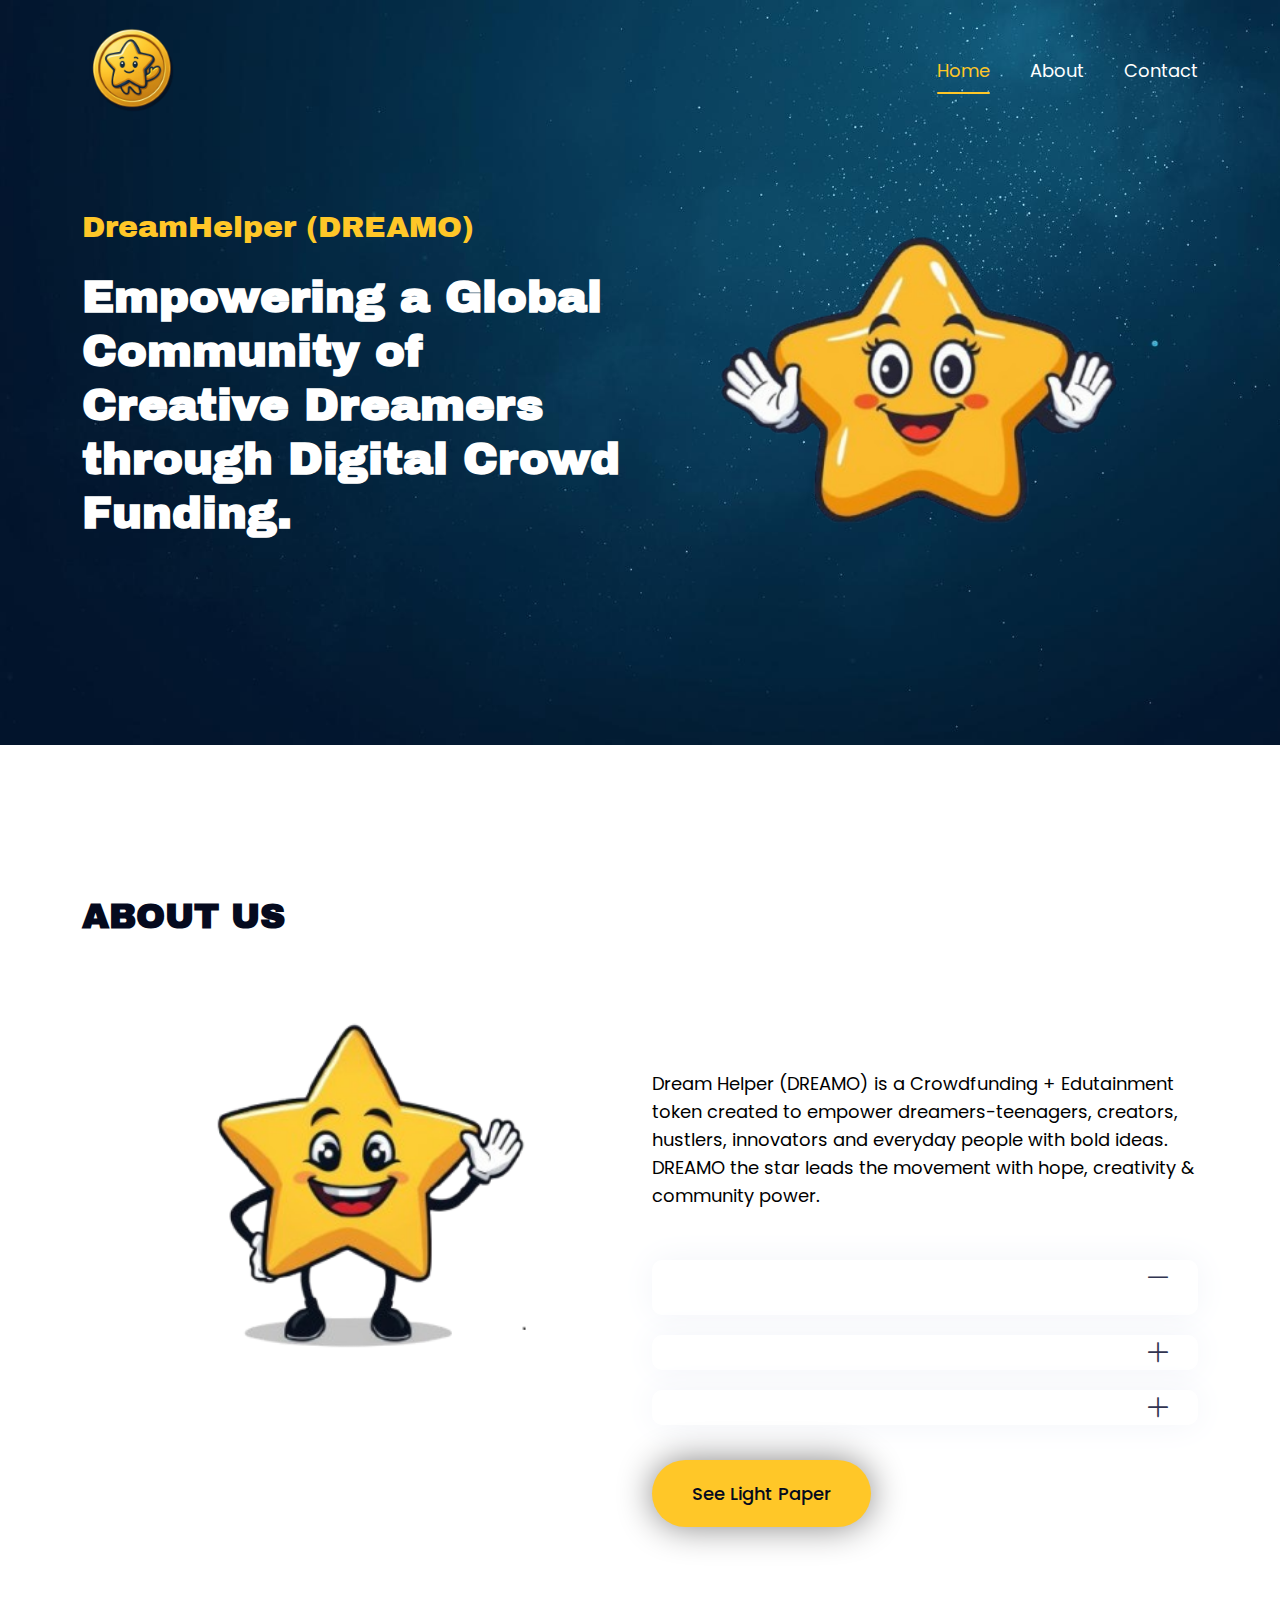
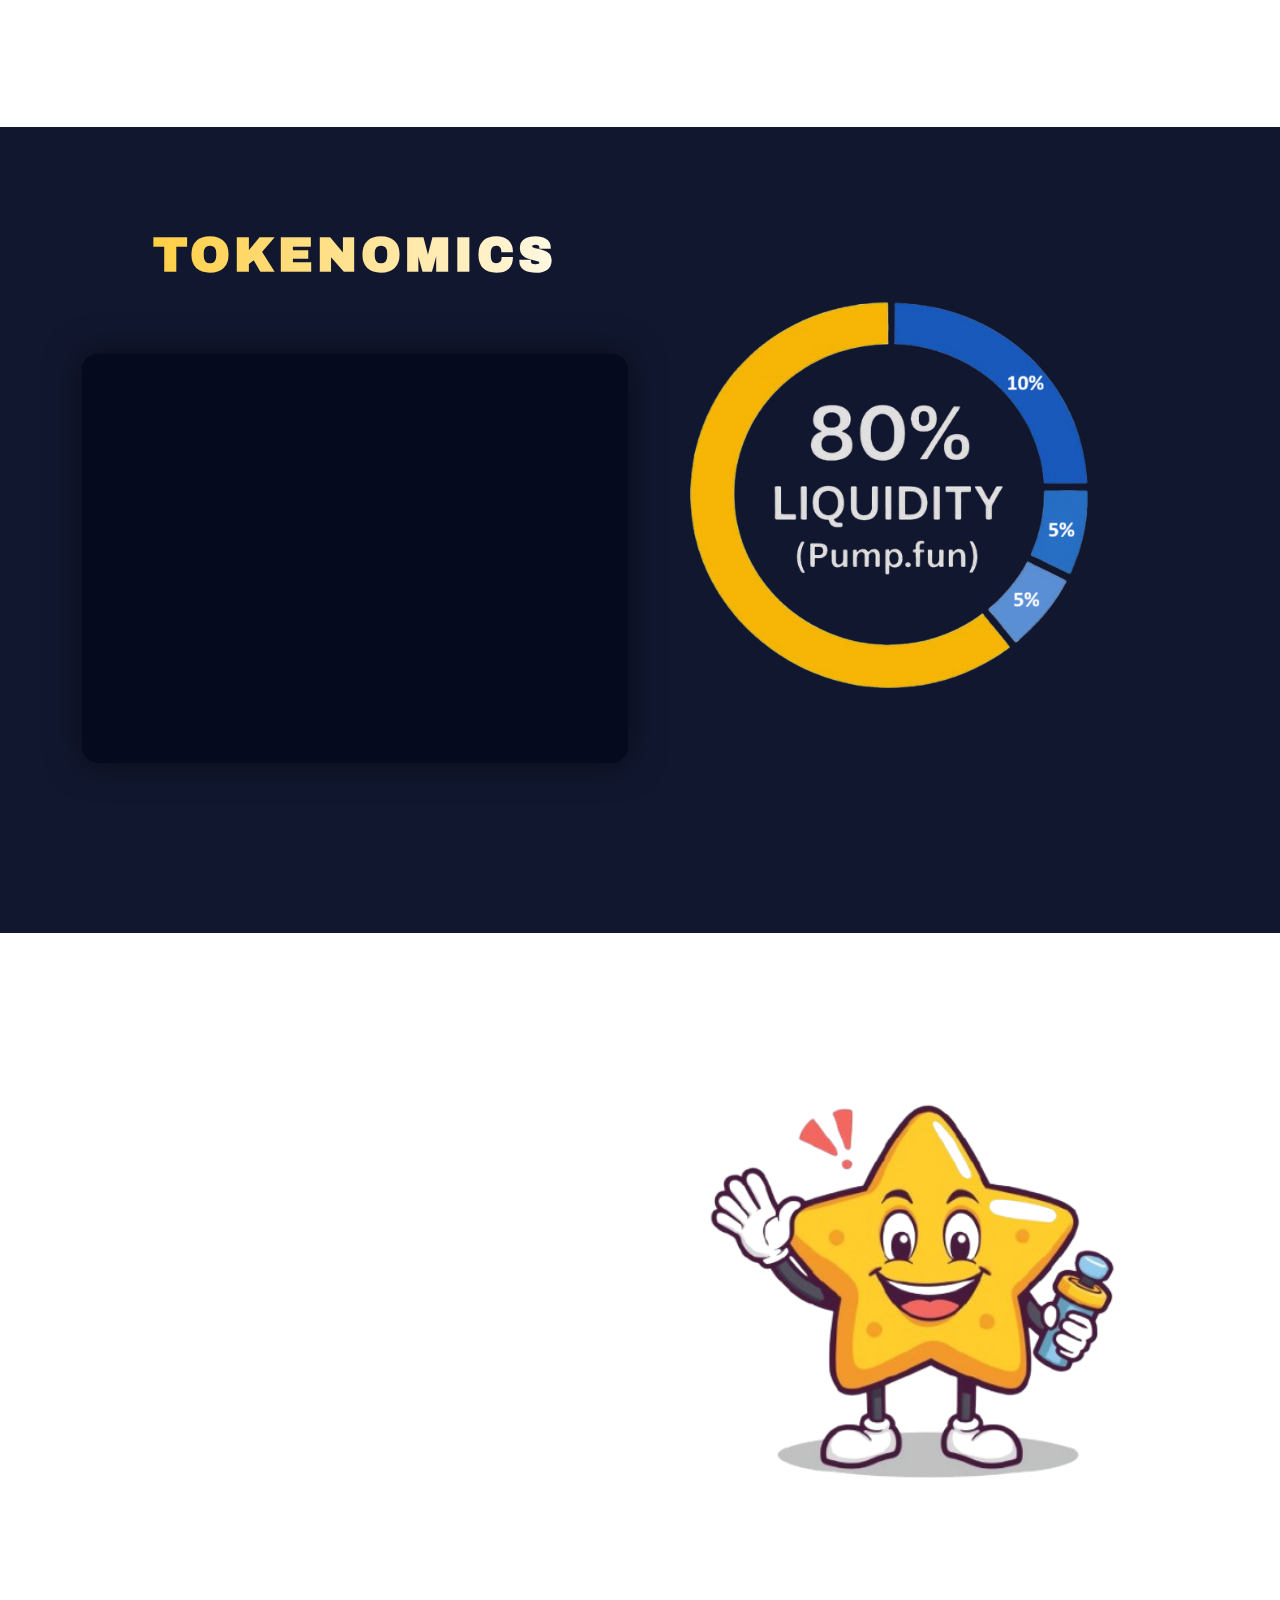
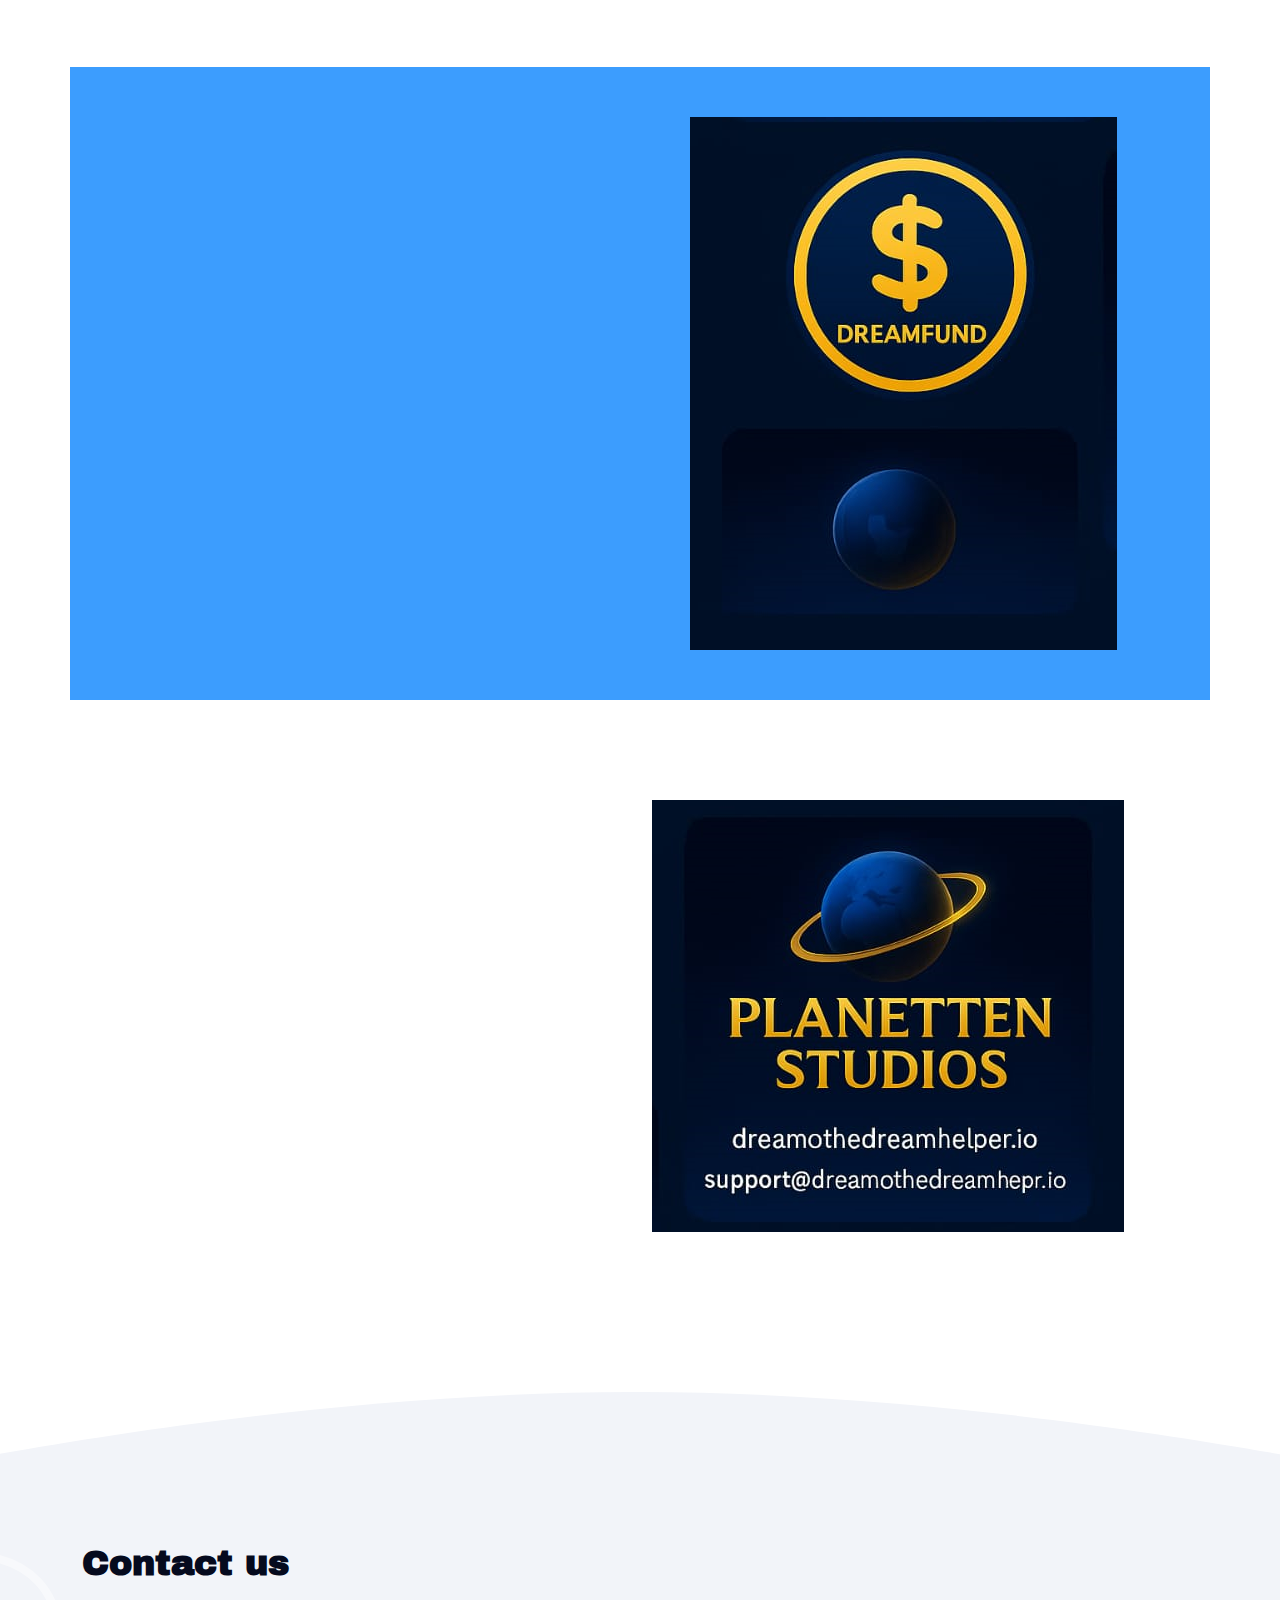
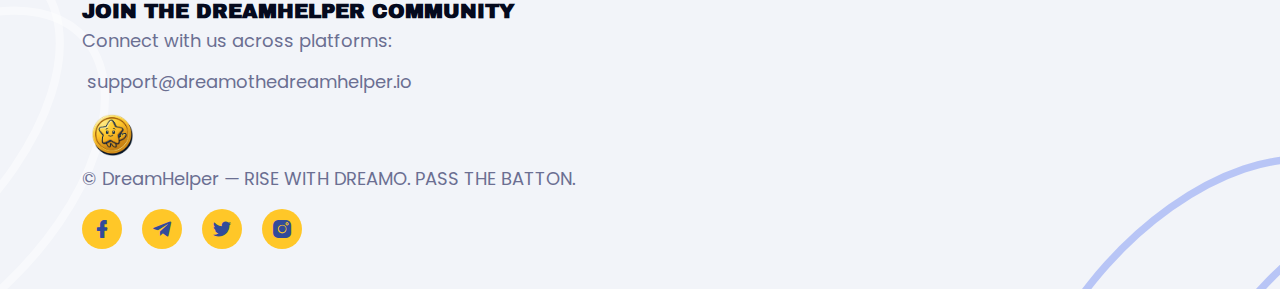
<file: index.html>
<!DOCTYPE html>
<html class="no-js" lang="">
  <head>
    <meta charset="utf-8" />
    <meta http-equiv="x-ua-compatible" content="ie=edge" />
    <title>Dream Helper (DREAMO)</title>
    <meta name="description" content="DREAMO - The DreamHelper is a community-powered memetoken that inspires creativity, kindness and real-world impact via its ecosystem, DreamFund micro-grants and gamified challenges. Built for web3/crypto users seeking utility, purpose and social good initiatives." />
	<meta name="keywords" content="dreamo token, dream helper memetoken, community-driven crypto, web3 social impact token, new memecoin project, creativity token, dreamfund crypto, micro-grants token, kindness-based crypto currency, positive crypto movement, web3 creativity challenges, Mascot-based token, crypto communities that help people, memetokens with real utility, creative blockchain projects, web3 tools for dream tracking, community-powered digital impact">
    <meta name="viewport" content="width=device-width, initial-scale=1" />
	<link rel="canonical" href="https://dreamo2025.github.io/DreamHelper/">
    <link rel="shortcut icon" type="image/x-icon" href="assets/img/about/logo.png"/>
	<!-- Open Graph (Social Media SEO) -->
    <meta property="og:title" content="Dream Helper (DREAMO)">
    <meta property="og:description" content="DREAMO - The DreamHelper is a community-powered memetoken that inspires creativity, kindness and real-world impact via its ecosystem, DreamFund micro-grants and gamified challenges. Built for web3/crypto users seeking utility, purpose and social good initiatives.">
    <meta property="og:image" content="https://dreamo2025.github.io/DreamHelper/logoo.jpg">
    <meta property="og:url" content="https://dreamo2025.github.io/DreamHelper/">
    <meta property="og:type" content="website">
    <!-- Place favicon.ico in the root directory -->
	<meta name="twitter:card" content="summary_large_image">

    <!-- ========================= CSS here ========================= -->
    <link rel="stylesheet" href="assets/css/bootstrap-5.0.0-beta2.min.css" />
    <link rel="stylesheet" href="assets/css/LineIcons.2.0.css" />
    <link rel="stylesheet" href="assets/css/tiny-slider.css" />
    <link rel="stylesheet" href="assets/css/animate.css" />
    <link rel="stylesheet" href="assets/css/main.css" />

	<!-- Schema Markup (Improves Google understanding) -->
    <script type="application/ld+json">
    {
      "@context": "https://schema.org",
      "@type": "WebSite",
      "name": "DreamHelper",
      "url": "https://dreamo2025.github.io/DreamHelper/"
    }
    </script>
  </head>
  <body>
    <!--[if lte IE 9]>
      <p class="browserupgrade">
        You are using an <strong>outdated</strong> browser. Please
        <a href="https://browsehappy.com/">upgrade your browser</a> to improve
        your experience and security.
      </p>
    <![endif]-->

    <!-- ========================= preloader start ========================= -->
    <div class="preloader">
      <div class="loader">
        <div class="spinner">
          <div class="spinner-container">
            <div class="spinner-rotator">
              <div class="spinner-left">
                <div class="spinner-circle"></div>
              </div>
              <div class="spinner-right">
                <div class="spinner-circle"></div>
              </div>
            </div>
          </div>
        </div>
      </div>
    </div>
		<!-- preloader end -->
		

    <!-- ========================= header start ========================= -->
    <header class="header">
      <div class="navbar-area">
        <div class="container">
          <div class="row align-items-center">
            <div class="col-lg-12">
              <nav class="navbar navbar-expand-lg">
                <a class="navbar-brand" href="index.html">
                  <img src="assets/img/about/logo.png" alt="Logo" />
                </a>
                <button class="navbar-toggler" type="button" data-bs-toggle="collapse" data-bs-target="#navbarSupportedContent" aria-controls="navbarSupportedContent" aria-expanded="false" aria-label="Toggle navigation">
                  <span class="toggler-icon"></span>
                  <span class="toggler-icon"></span>
                  <span class="toggler-icon"></span>
                </button>

                <div class="collapse navbar-collapse sub-menu-bar" id="navbarSupportedContent">
                  <ul id="nav" class="navbar-nav ms-auto">
                    <li class="nav-item">
                      <a class="page-scroll active" href="#home">Home</a>
                    </li>
                    <li class="nav-item">
                      <a class="page-scroll" href="#about">About</a>
                    </li>
                    <li class="nav-item">
                      <a class="page-scroll" href="#footer">Contact</a>
                    </li>
                  </ul>
                </div>
                <!-- navbar collapse -->
              </nav>
              <!-- navbar -->
            </div>
          </div>
          <!-- row -->
        </div>
        <!-- container -->
      </div>
      <!-- navbar area -->
    </header>
    <!-- ========================= header end ========================= -->

    <!-- ========================= hero-section start ========================= -->
    <section id="home" class="hero-section">
      <div class="container">
        <div class="row align-items-center">
          <div class="col-lg-6">
            <div class="hero-content">
							<span class="wow fadeInLeft" data-wow-delay=".2s">DreamHelper (DREAMO)</span>
              	<h1 class="wow fadeInUp b1" data-wow-delay=".4s">
					Empowering a Global Community of Creative Dreamers through Digital Crowd Funding.
				
				</h1>
              	<p class="wow fadeInUp" data-wow-delay=".6s">
              	</p>
							<!-- <a href="javascript:void(0)" class="main-btn btn-hover wow fadeInUp" data-wow-delay=".6s">Buy Now</a> -->
            </div>
					</div>
					<div class="col-lg-6">
						<div class="hero-img wow fadeInUp" data-wow-delay=".5s">
							<img src="assets/img/hero/hero-img.png" alt="">
						</div>
					</div>
        </div>
			</div>
    </section>
		<!-- ========================= hero-section end ========================= -->

		<!-- ========================= client-logo-section start ========================= -->
		<!-- <section class="client-logo-section pt-150">
			<div class="container">
				<div class="row">
					<div class="col-lg-3 col-sm-6">
						<div class="single-logo text-center">
							<img src="assets/img/client-logo/lineicons.svg" alt="">
						</div>
					</div>
					<div class="col-lg-3 col-sm-6">
						<div class="single-logo text-center">
							<img src="assets/img/client-logo/uideck.svg" alt="">
						</div>
					</div>
					<div class="col-lg-3 col-sm-6">
						<div class="single-logo text-center">
							<img src="assets/img/client-logo/pagebulb.svg" alt="">
						</div>
					</div>
					<div class="col-lg-3 col-sm-6">
						<div class="single-logo text-center">
							<img src="assets/img/client-logo/graygrids.svg" alt="">
						</div>
					</div>
				</div>
			</div>
		</section> -->
		<!-- ========================= client-logo-section end ========================= -->

		<!-- ========================= about-section start ========================= -->
		<section id="about" class="about-section pt-150">
			<div class="container section-title">
				<h1>ABOUT US</h1>
				<div class="row">
					<div class="col-lg-6">
						<div class="about-img mb-50">
							<img src="assets/img/about/about-img.png" alt="about">
						</div>
					</div>
					<div class="col-lg-6">
						<div class="about-content mb-50">
							<div class="section-title mb-50">
								<span class="wow fadeInLeft" data-wow-delay=".01s"></span>
								<h1 class="wow fadeInLeft mb-25">What is Dream Helper (DREAMO)</h1>
								<p>Dream Helper (DREAMO) is a Crowdfunding + Edutainment token created to empower dreamers-teenagers, creators, hustlers, innovators and everyday people with bold ideas. DREAMO the star leads the movement with hope, creativity & community power.</p>
							</div>
							<div class="accordion pb-15" id="accordionExample">
								<div class="single-faq">
									<button class="w-100 text-start" type="button" data-bs-toggle="collapse" data-bs-target="#collapseOne" aria-expanded="true" aria-controls="collapseOne">
										
									</button>
							
									<div id="collapseOne" class="collapse show" aria-labelledby="headingOne" data-bs-parent="#accordionExample">
										<div class="faq-content">
											
										</div>
									</div>
								</div>
								<div class="single-faq">
									<button class="w-100 text-start collapsed" type="button" data-bs-toggle="collapse" data-bs-target="#collapseTwo" aria-expanded="false" aria-controls="collapseTwo">
										
									</button>
									<div id="collapseTwo" class="collapse" aria-labelledby="headingTwo" data-bs-parent="#accordionExample">
										<div class="faq-content">
											
										</div>
									</div>
								</div>
								<div class="single-faq">
									<button class="w-100 text-start collapsed" type="button" data-bs-toggle="collapse" data-bs-target="#collapseThree" aria-expanded="false" aria-controls="collapseThree">
										
									</button>
									<div id="collapseThree" class="collapse" aria-labelledby="headingThree" data-bs-parent="#accordionExample">
										<div class="faq-content">
											
										</div>
									</div>
								</div>
							</div>
							<a href="lightpaper.html" class="main-btn btn-hover">See Light Paper</a>
						</div>
					</div>
				</div>
			</div>
		</section>
		<!-- ========================= about-section end ========================= -->

		<!-- ========================= service-section start ========================= -->
		<section id="service" class="service-section img-bg pt-100 pb-100 mt-150">
			<div class="container">
				<div class="row justify-content-center">
					<div class="col-xxl-5 col-xl-6 col-lg-7 col-md-10">
						<div class="section-title text-center mb-50">
							<h1 class="glow-title">TOKENOMICS</h1>
							<section class="tokenomics-banner">
  <div class="particles"></div>

  <div class="tokenomics-content">
    <!-- <h1 class="glow-title">TOKENOMICS</h1> -->

    <ul>
  <li class="fade-item">
    <svg class="icon" viewBox="0 0 24 24"><path fill="currentColor" d="M12 1L3 5v6c0 5.55 3.84 10.74 9 12 5.16-1.26 9-6.45 9-12V5l-9-4z"/></svg>
    <strong>Total Supply: </strong> 
    <span class="count" data-end="1000000000" data-append=" DREAMO">0</span>
  </li>

  <li class="fade-item">
    <svg class="icon" viewBox="0 0 24 24"><path fill="currentColor" d="M3 3h18v2H3V3m0 4h12v2H3V7m0 4h18v2H3v-2m0 4h12v2H3v-2z"/></svg>
    <span class="count" data-end="80" data-append="%">0%</span> — PUMP.FUN (Liquidity)
  </li>

  <li class="fade-item">
    <svg class="icon" viewBox="0 0 24 24"><path fill="currentColor" d="M12 21.35l-1.45-1.32C5.4 15.36 2 12.28 2 8.5 2 6 4 4 6.5 4c1.74 0 3.41 1.01 4.22 2.56C11.09 5 12.76 4 14.5 4 17 4 19 6 19 8.5c0 3.78-3.4 6.86-8.55 11.54L12 21.35z"/></svg>
    <span class="count" data-end="10" data-append="%">0%</span> — DreamFund
  </li>

  <li class="fade-item">
    <svg class="icon" viewBox="0 0 24 24"><path fill="currentColor" d="M12 12c2.7 0 5-2.3 5-5s-2.3-5-5-5-5 2.3-5 5 2.3 5 5 5m0 2c-3.3 0-10 1.7-10 5v3h20v-3c0-3.3-6.7-5-10-5z"/></svg>
    <span class="count" data-end="5" data-append="%">0%</span> — Marketing
  </li>

  <li class="fade-item">
    <svg class="icon" viewBox="0 0 24 24"><path fill="currentColor" d="M17 3H7c-1.1 0-2 .9-2 2v16l7-3 7 3V5c0-1.1-.9-2-2-2z"/></svg>
    <span class="count" data-end="5" data-append="%">0%</span> — Team (Locked)
  </li>
</ul>

  </div>
</section>

						</div>
					</div>
					<div class="col-xl-6 col-lg-7 col-md-10">
						<img class="token" src="assets/img/about/graph.png" alt="">
					</div>
				</div>

				<!-- <div class="row">
					<div class="col-xl-3 col-md-6">
						<div class="single-service">
							<div class="icon color-1">
								<i class="lni lni-layers"></i>
							</div>
							<div class="content">
								<h3>UI/UX design</h3>
								<p>Lorem ipsum dolor sitsdw consetsad pscing eliewtr, diam nonumy.</p>
							</div>
						</div>
					</div>
					<div class="col-xl-3 col-md-6">
						<div class="single-service">
							<div class="icon color-2">
								<i class="lni lni-code-alt"></i>
							</div>
							<div class="content">
								<h3>Web design</h3>
								<p>Lorem ipsum dolor sitsdw consetsad pscing eliewtr, diam nonumy.</p>
							</div>
						</div>
					</div>
					<div class="col-xl-3 col-md-6">
						<div class="single-service">
							<div class="icon color-3">
								<i class="lni lni-pallet"></i>
							</div>
							<div class="content">
								<h3>Graphics design</h3>
								<p>Lorem ipsum dolor sitsdw consetsad pscing eliewtr, diam nonumy.</p>
							</div>
						</div>
					</div>
					<div class="col-xl-3 col-md-6">
						<div class="single-service">
							<div class="icon color-4">
								<i class="lni lni-vector"></i>
							</div>
							<div class="content">
								<h3>Brand design</h3>
								<p>Lorem ipsum dolor sitsdw consetsad pscing eliewtr, diam nonumy.</p>
							</div>
						</div>
					</div>
				</div> -->

				<!-- <div class="view-all-btn text-center pt-30">
					<a href="javascript:void(0)" class="main-btn btn-hover">View All Services</a>
				</div> -->

			</div>
		</section>
		<!-- ========================= service-section end ========================= -->

		<!-- ========================= counter-up-section start ========================= -->
		<section class="counter-up-section pt-150">
			<div class="container">
				<div class="row">
					<div class="col-lg-6">
						<div class="counter-up-content mb-50">
							<div class="section-title mb-40">
								<h1 class="mb-20 wow fadeInUp" data-wow-delay=".2s">ROADMAP</h1>
								<h2 class="wow fadeInUp marginal" data-wow-delay=".4s">Phase 1 - Launch DreamHelper</h2>
								<h2 class="wow fadeInUp marginal" data-wow-delay=".4s">Phase 2 - Planetten Studios Activation </h2>
								<h2 class="wow fadeInUp marginal" data-wow-delay=".4s">Phase 3 - Support Dreamers Worldwide</h2>
								<h3 class="wow fadeInUp marginal" data-wow-delay=".4s">Phase 4 - Dream Economy (Creative Partnerships)</h3>
							</div>
						</div>
					</div>
					<div class="col-xl-6 col-lg-6">
						<div class="counter-up-img mb-50">
							<img src="assets/img/counter-up/roadmap.png" alt="">
						</div>
					</div>
				</div>
			</div>
		</section>
		<!-- ========================= counter-up-section end ========================= -->

		<!-- ========================= cta-section start ========================= -->
		<section class="cta-section img-bg pt-110 pb-60">
			<div class="container dis">
				<div class="row align-items-center">
					<div class="col-xl-6 col-lg-7 pad-t">
						<div class="section-title mb-50">
							<h1 class="mb-20 wow fadeInUp dream" data-wow-delay=".2s">DREAMFUND</h1>
							<p class="wow fadeInUp" data-wow-delay=".4s">The DreamFund is a Community-powered wallet dedicated to supporting Planetten Studios and future dream-driven projects for teens, creators and innovators.</p>
						</div>
					</div>
					<div class="col-xl-6 col-lg-7 pad">
						<img class="token" src="assets/img/about/dreamfund.png" alt="">
					</div>
				</div>
			</div>
			<div class="row align-items-center coint">
				<div class="col-xl-6 col-lg-7 pad-t">
					<div class="section-title mb-50">
						<h1 class="mb-20 wow fadeInUp dream" data-wow-delay=".2s">PLANETTEN STUDIOS</h1>
						<p class="wow fadeInUp" data-wow-delay=".4s">Planetten Studios is DreamHelper’s pilot project, built to empower young creative minds through edutainment, storytelling and digital innovation.</p>
					</div>
				</div>
				<div class="col-xl-6 col-lg-7 ">
						<img class="token" src="assets/img/about/planetten.png" alt="">
				</div>
			</div>
		</section>
		<!-- ========================= cta-section end ========================= -->

    <!-- ========================= footer start ========================= -->
		<footer id="footer" class="footer active" >
			<div class="container">
				<div class="widget-wrapper">
					<div class="row">
						<div class="col-xl-6 col-md-6">
							<div class="footer-widget">
								<h1 class="pb-15">Contact us</h1>
								<h4>JOIN THE DREAMHELPER COMMUNITY</h4>
								<ul>
									<li>Connect with us across platforms:</li>
									<li class="mailsty"><a href="mailto:support@dreamothedreamhelper.io">support@dreamothedreamhelper.io</a></li>
								</ul>
								<div class="logo">
									<a href="index.html"> <img src="assets/img/about/logo.png" style="height: 50px;" alt=""> </a>
								</div>
								<p class="desc mb-3">© DreamHelper — RISE WITH DREAMO. PASS THE BATTON.</p>
								<ul class="socials">
									<li>
										<a href="https://facebook.com "> <i class="lni lni-facebook-filled"></i> </a>
									</li>
									<li>	
										<a href="https://t.me/Dream_Helpers"> <i class="lni lni-telegram-original"></i> </a>
									</li>
									<li>
										<a href="https://twitter.com/DreamHelperHQ"> <i class="lni lni-twitter-filled"></i> </a>
									</li>
									<li>
										<a href="https://instagram.com"> <i class="lni lni-instagram-filled"></i> </a>
									</li>
								</ul>
							</div>
						</div>


						<div class="col-xl-6 col-md-6">
							<div class="footer-widget">
								
								<div class="contact_map" style="width: 100%; height: 150px; margin-top: 25px;">
									<div class="gmap_canvas">
										<!-- <iframe id="gmap_canvas" src="https://maps.google.com/maps?q=Mission%20District%2C%20San%20Francisco%2C%20CA%2C%20USA&amp;t=&amp;z=13&amp;ie=UTF8&amp;iwloc=&amp;output=embed" style="width: 100%;"></iframe> -->
									</div>
									</div>
							</div>
						</div>

					</div>
				</div>

			</div>
		</footer>
    <!-- ========================= footer end ========================= -->

    <!-- ========================= scroll-top ========================= -->
    <a href="#" class="scroll-top btn-hover">
      <i class="lni lni-chevron-up"></i>
    </a>

    <!-- ========================= JS here ========================= -->
    <script src="assets/js/bootstrap-5.0.0-beta2.min.js"></script>
    <script src="assets/js/count-up.min.js"></script>
    <script src="assets/js/tiny-slider.js"></script>
    <script src="assets/js/wow.min.js"></script>
    <script src="assets/js/polifill.js"></script>
    <script src="assets/js/main.js"></script>
  </body>
</html>
</file>
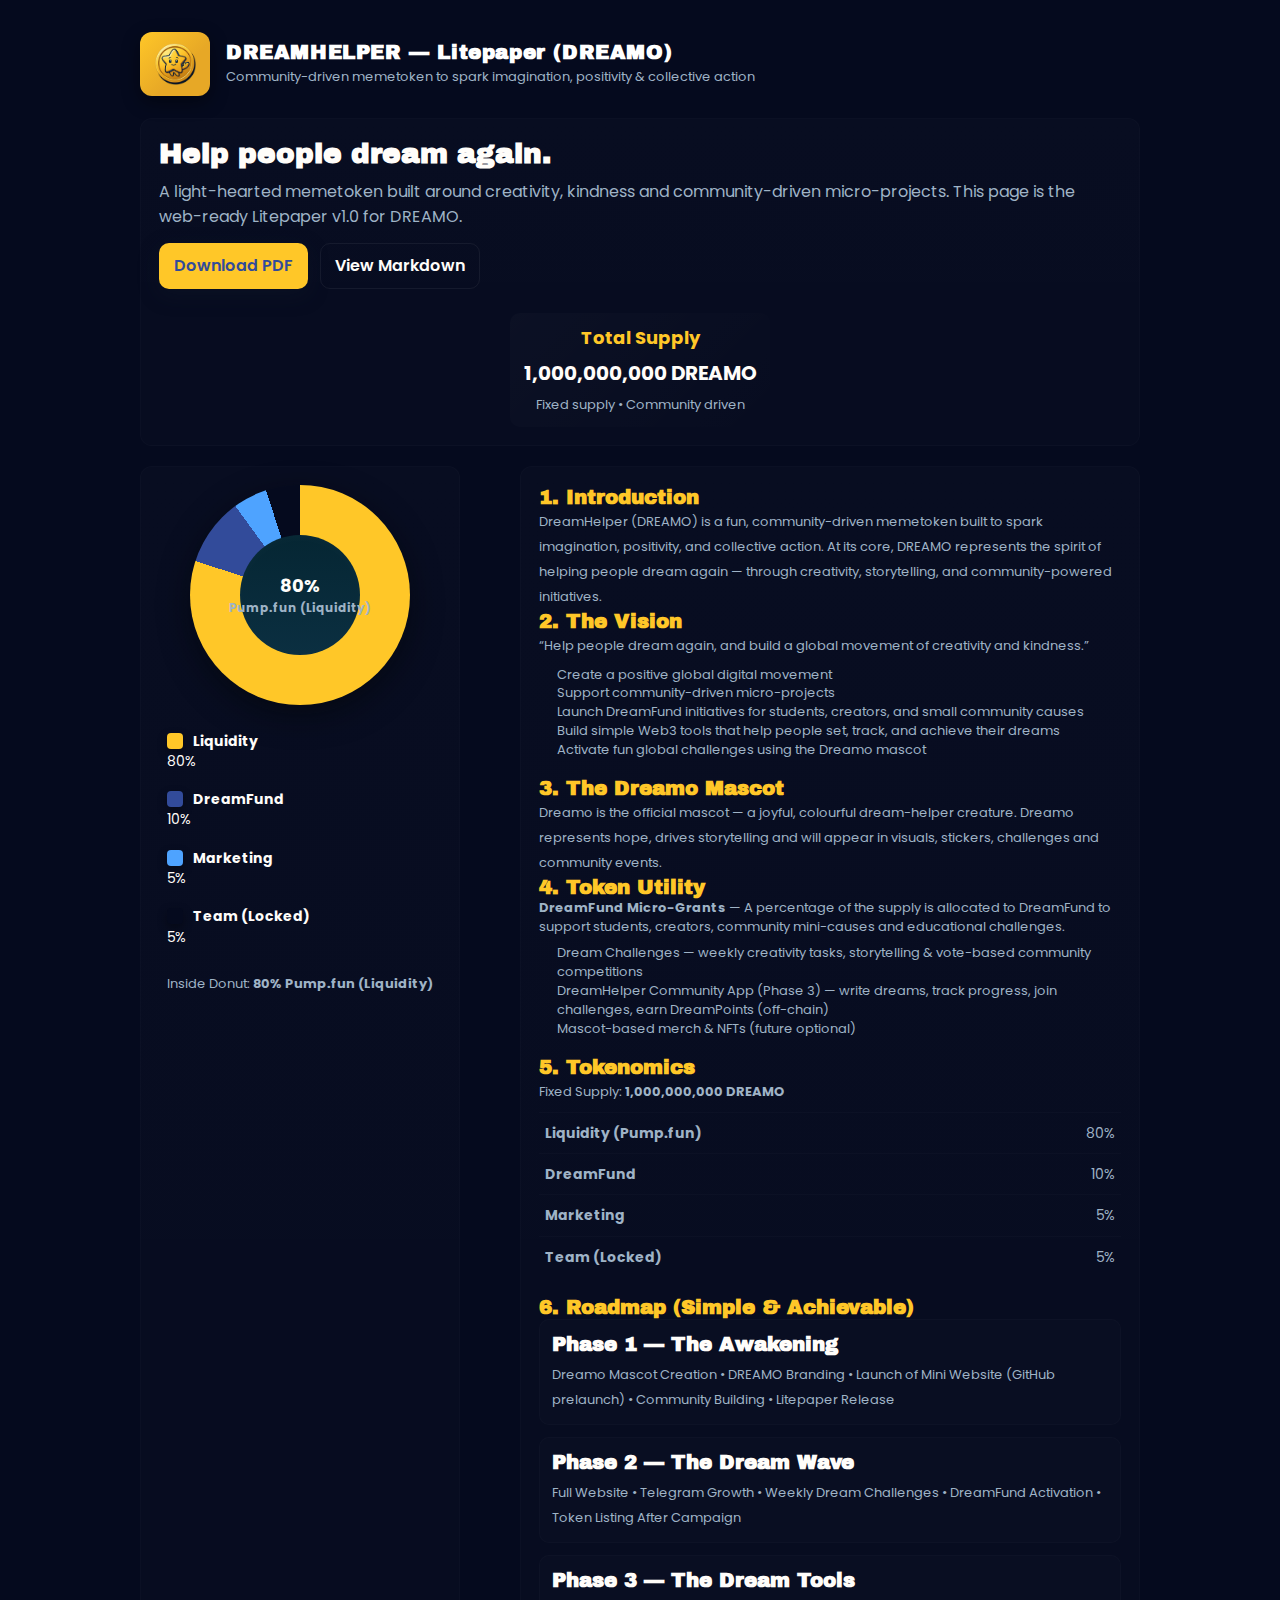
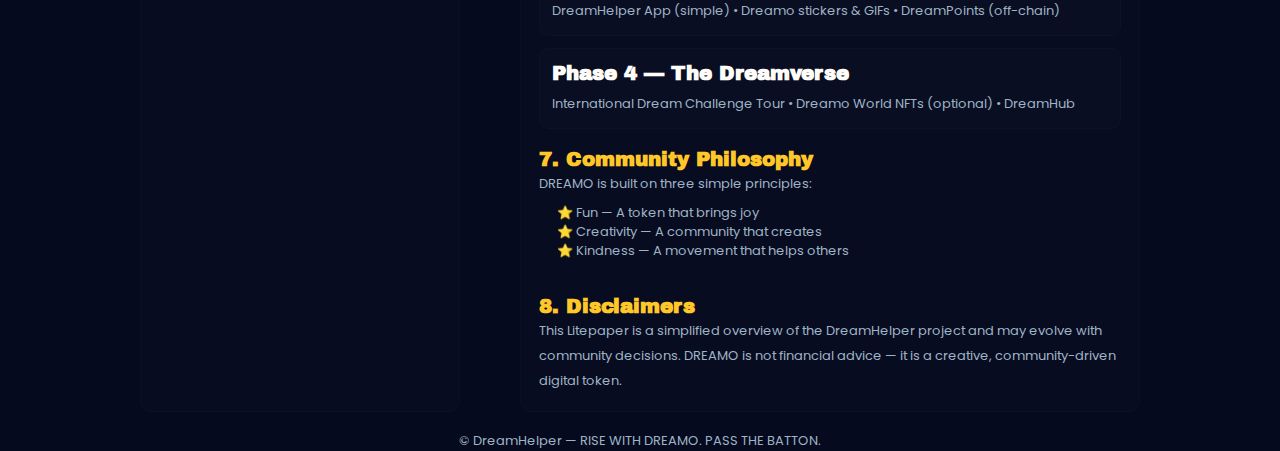
<file: lightpaper.html>
<!doctype html>
<html lang="en">
<head>
  <meta charset="utf-8" />
  <meta name="viewport" content="width=device-width,initial-scale=1" />
  <title>DREAMHELPER (DREAMO) — Litepaper</title>
  <meta name="description" content="DreamHelper (DREAMO) — Litepaper. A community-driven memetoken to help people dream again." />
    <!-- ========================= CSS here ========================= -->
    <link rel="stylesheet" href="assets/css/bootstrap-5.0.0-beta2.min.css" />
    <link rel="stylesheet" href="assets/css/LineIcons.2.0.css" />
    <link rel="stylesheet" href="assets/css/tiny-slider.css" />
    <link rel="stylesheet" href="assets/css/animate.css" />
    <link rel="stylesheet" href="assets/css/main.css" />
  <style>
    /* ========== Brand colours ========== */
    :root{
      --gold: #ffc728;        /* primary Gold (80%) */
      --deep-blue: #324B9A;   /* Deep Blue (10%) */
      --light-blue: #4EA3FF;  /* Light Blue (5%) */
      --midnight-blue: #050A1E;/* Midnight Blue (5%) */
      --bg: #050A1E;          /* page background (very dark blue) */
      --card: #09283b;        /* card background */
      --muted: #9fb3c6;
      --accent-1: var(--gold);
      --text: #fffdfa;
      --max-width: 1000px;
      --radius: 14px;
      font-family: "Inter", system-ui, -apple-system, "Segoe UI", Roboto, "Helvetica Neue", Arial;
    }

    /* ========== Basic layout ========== */
    *{box-sizing:border-box}
    html,body{height:100%}
    body{
      margin:0;
      background: var(--bg);
      color:var(--text);
      -webkit-font-smoothing:antialiased;
      -moz-osx-font-smoothing:grayscale;
      line-height:1.45;
      padding:32px 20px;
      display:flex;
      justify-content:center;
      font-size:16px;
    }

    .wrap{
      width:100%;
      max-width:var(--max-width);
    }

    header{
      display:flex;
      align-items:center;
      gap:16px;
      margin-bottom:22px;
    }
    .logo {
      width:64px;
      height:64px;
      border-radius:12px;
      background: linear-gradient(135deg,var(--gold), #e7a826 60%);
      display:flex;
      align-items:center;
      justify-content:center;
      font-weight:700;
      color:var(--deep-blue);
      box-shadow: 0 6px 18px rgba(0,0,0,0.45);
    }
    header h1{
      font-size:20px;
      margin:0;
      letter-spacing:0.6px;
      color: white;
    }
    header p{margin:0;color:var(--muted);font-size:13px}

    /* Hero */
    .hero{
      background: linear-gradient(180deg, rgba(255,255,255,0.02), transparent);
      padding:24px;
      border-radius:var(--radius);
      display:flex;
      gap:24px;
      align-items:center;
      margin-bottom:20px;
    }
    .hero .left{
      flex:1;
    }
    .hero h2{
      margin:0 0 8px 0;
      font-size:28px;
      color:var(--text);
    }
    .hero p{margin:0;color:var(--muted)}

    .cta-row{margin-top:14px;display:flex;gap:12px;flex-wrap:wrap}
    .btn{
      background:var(--gold);
      color:var(--deep-blue);
      padding:10px 14px;
      border-radius:10px;
      text-decoration:none;
      font-weight:600;
      box-shadow: 0 6px 20px rgba(16,24,40,0.4);
    }
    .btn.secondary{
      background:transparent;
      color:var(--text);
      border:1px solid rgba(255,255,255,0.06);
      box-shadow:none;
    }

    /* Main content columns */
    .grid{
      display:grid;
      grid-template-columns: 360px 1fr;
      gap:20px;
    }
    @media (max-width:900px){ .grid{ grid-template-columns: 1fr; } .hero{flex-direction:column;align-items:flex-start} }

    /* Card */
    .card{
      background: linear-gradient(180deg, rgba(255,255,255,0.015), rgba(255,255,255,0.01));
      padding:18px;
      border-radius:12px;
      border:1px solid rgba(255,255,255,0.02);
    }

    /* Tokenomics donut - CSS conic-gradient */
    .donut-wrap{
      width:320px;
      display:flex;
      flex-direction:column;
      align-items:center;
      gap:12px;
    }
    .donut{
      width:220px;
      height:220px;
      border-radius:50%;
      background:
        conic-gradient(
          var(--gold) 0deg calc(360deg * 0.80),
          var(--deep-blue) calc(360deg * 0.80) calc(360deg * 0.90),
          var(--light-blue) calc(360deg * 0.90) calc(360deg * 0.95),
          var(--midnight-blue) calc(360deg * 0.95) 360deg
        );
      display:flex;
      align-items:center;
      justify-content:center;
      position:relative;
      box-shadow: 0 10px 30px rgba(3,6,10,0.6);
    }
    .donut::after{
      content:"";
      position:absolute;
      width:120px;height:120px;border-radius:50%;
      background:linear-gradient(180deg,#052633, #0b2f41);
      box-shadow: inset 0 4px 12px rgba(255,255,255,0.02);
      display:block;
    }
    .donut .center {
      position:relative;
      z-index:2;
      text-align:center;
      color:var(--text);
      font-weight:700;
    }
    .legend{width:100%;display:flex;flex-direction:column;gap:6px;margin-top:8px;font-size:14px}
    .legend .row{display:flex;justify-content:space-between;align-items:center;padding:6px 8px;border-radius:8px}
    .legend .row .left{display:flex;gap:10px;align-items:center}
    .sw{width:16px;height:16px;border-radius:4px;box-shadow: 0 4px 10px rgba(0,0,0,0.35)}
    .muted{color:var(--muted);font-size:13px}

    /* Content */
    .content h3{margin-top:0;color:var(--gold)}
    .content p{color:var(--muted)}
    .list{margin:8px 0 16px 0;padding-left:18px}
    .timeline{display:flex;flex-direction:column;gap:12px}
    .step{padding:12px;border-radius:10px;background:rgba(255,255,255,0.01);border:1px solid rgba(255,255,255,0.02)}
    .step h4{margin:0 0 6px 0;color:var(--text)}
    .footnote{font-size:13px;color:var(--muted);margin-top:14px}

    footer{margin-top:20px;color:var(--muted);font-size:13px;text-align:center}
    a.inline{color:var(--gold);text-decoration:underline}
  </style>
</head>
<body>
      <!-- ========================= preloader start ========================= -->
    <div class="preloader">
      <div class="loader">
        <div class="spinner">
          <div class="spinner-container">
            <div class="spinner-rotator">
              <div class="spinner-left">
                <div class="spinner-circle"></div>
              </div>
              <div class="spinner-right">
                <div class="spinner-circle"></div>
              </div>
            </div>
          </div>
        </div>
      </div>
    </div>
		<!-- preloader end -->
  <div class="wrap">

    <header>
      <div class="logo" style="width: 70px;">
        <img src="assets/img/about/logo.png" alt="logo" style="height: 50px;">
      </div>
      <div>
        <h1>DREAMHELPER — Litepaper (DREAMO)</h1>
        <p>Community-driven memetoken to spark imagination, positivity & collective action</p>
      </div>
    </header>

    <section class="hero card" aria-labelledby="hero-title">
      <div class="left">
        <h2 id="hero-title">Help people dream again.</h2>
        <p>A light-hearted memetoken built around creativity, kindness and community-driven micro-projects. This page is the web-ready Litepaper v1.0 for DREAMO.</p>

        <div class="cta-row">
          <a class="btn" href="litepaper.pdf"  rel="noopener">Download PDF</a>
          <a class="btn secondary" href="litepaper.md"  rel="noopener">View Markdown</a>
        </div>
      </div>

      <div style="width:260px;flex-shrink:0;">
        <div style="background:linear-gradient(135deg,rgba(255,255,255,0.02),transparent);padding:12px;border-radius:10px;text-align:center;">
          <strong style="display:block;font-size:18px;color:var(--gold)">Total Supply</strong>
          <div style="font-weight:700;font-size:20px;margin-top:8px">1,000,000,000 DREAMO</div>
          <div style="color:var(--muted);margin-top:8px;font-size:13px">Fixed supply • Community driven</div>
        </div>
      </div>
    </section>

    <div class="grid" role="main">
      <!-- LEFT: Tokenomics & Donut -->
      <aside class="donut-wrap card">
        <div class="donut" role="img" aria-label="Tokenomics: 80% Liquidity, 10% DreamFund, 5% Marketing, 5% Team">
          <div class="center">
            <div style="font-size:18px">80%</div>
            <div style="font-size:12px;color:var(--muted)">Pump.fun (Liquidity)</div>
          </div>
        </div>

        <div class="legend">
          <div class="row"><div class="left"><span class="sw" style="background:var(--gold)"></span><strong>Liquidity</strong></div><div>80%</div></div>
          <div class="row"><div class="left"><span class="sw" style="background:var(--deep-blue)"></span><strong>DreamFund</strong></div><div>10%</div></div>
          <div class="row"><div class="left"><span class="sw" style="background:var(--light-blue)"></span><strong>Marketing</strong></div><div>5%</div></div>
          <div class="row"><div class="left"><span class="sw" style="background:var(--midnight-blue)"></span><strong>Team (Locked)</strong></div><div>5%</div></div>
        </div>

        <div class="muted" style="text-align:center;margin-top:10px">Inside Donut: <strong>80% Pump.fun (Liquidity)</strong></div>
      </aside>

      <!-- RIGHT: Content -->
      <section class="content card" aria-labelledby="content-title">
        <h3 id="content-title">1. Introduction</h3>
        <p class="muted">
          DreamHelper (DREAMO) is a fun, community-driven memetoken built to spark imagination, positivity, and collective action.
          At its core, DREAMO represents the spirit of helping people dream again — through creativity, storytelling, and community-powered initiatives.
        </p>

        <h3>2. The Vision</h3>
        <p class="muted">“Help people dream again, and build a global movement of creativity and kindness.”</p>
        <ul class="list muted" style="text-align: justify;">
          <li>Create a positive global digital movement</li>
          <li>Support community-driven micro-projects</li>
          <li>Launch DreamFund initiatives for students, creators, and small community causes</li>
          <li>Build simple Web3 tools that help people set, track, and achieve their dreams</li>
          <li>Activate fun global challenges using the Dreamo mascot</li>
        </ul>

        <h3>3. The Dreamo Mascot</h3>
        <p class="muted">Dreamo is the official mascot — a joyful, colourful dream-helper creature. Dreamo represents hope, drives storytelling and will appear in visuals, stickers, challenges and community events.</p>

        <h3>4. Token Utility</h3>
        <div class="muted">
          <strong>DreamFund Micro-Grants</strong> — A percentage of the supply is allocated to DreamFund to support students, creators, community mini-causes and educational challenges.
        </div>
        <ul class="list muted">
          <li>Dream Challenges — weekly creativity tasks, storytelling & vote-based community competitions</li>
          <li>DreamHelper Community App (Phase 3) — write dreams, track progress, join challenges, earn DreamPoints (off-chain)</li>
          <li>Mascot-based merch & NFTs (future optional)</li>
        </ul>

        <h3>5. Tokenomics</h3>
        <p class="muted">Fixed Supply: <strong>1,000,000,000 DREAMO</strong></p>
        <table style="width:100%;margin-top:8px;border-collapse:collapse;font-size:14px">
          <thead style="display:none"><tr><th>Allocation</th><th>Percentage</th><th>Purpose</th></tr></thead>
          <tbody style="color:var(--muted)">
            <tr style="border-top:1px solid rgba(255,255,255,0.02)"><td style="padding:10px 6px"><strong>Liquidity (Pump.fun)</strong></td><td style="text-align:right;padding:10px 6px">80%</td></tr>
            <tr style="border-top:1px solid rgba(255,255,255,0.02)"><td style="padding:10px 6px"><strong>DreamFund</strong></td><td style="text-align:right;padding:10px 6px">10%</td></tr>
            <tr style="border-top:1px solid rgba(255,255,255,0.02)"><td style="padding:10px 6px"><strong>Marketing</strong></td><td style="text-align:right;padding:10px 6px">5%</td></tr>
            <tr style="border-top:1px solid rgba(255,255,255,0.02)"><td style="padding:10px 6px"><strong>Team (Locked)</strong></td><td style="text-align:right;padding:10px 6px">5%</td></tr>
          </tbody>
        </table>

        <h3 style="margin-top:18px">6. Roadmap (Simple & Achievable)</h3>
        <div class="timeline">
          <div class="step">
            <h4>Phase 1 — The Awakening</h4>
            <p class="muted">Dreamo Mascot Creation • DREAMO Branding • Launch of Mini Website (GitHub prelaunch) • Community Building • Litepaper Release</p>
          </div>
          <div class="step">
            <h4>Phase 2 — The Dream Wave</h4>
            <p class="muted">Full Website • Telegram Growth • Weekly Dream Challenges • DreamFund Activation • Token Listing After Campaign</p>
          </div>
          <div class="step">
            <h4>Phase 3 — The Dream Tools</h4>
            <p class="muted">DreamHelper App (simple) • Dreamo stickers & GIFs • DreamPoints (off-chain)</p>
          </div>
          <div class="step">
            <h4>Phase 4 — The Dreamverse</h4>
            <p class="muted">International Dream Challenge Tour • Dreamo World NFTs (optional) • DreamHub</p>
          </div>
        </div>

        <h3 style="margin-top:18px">7. Community Philosophy</h3>
        <p class="muted">DREAMO is built on three simple principles:</p>
        <ul class="list muted">
          <li>⭐ Fun — A token that brings joy</li>
          <li>⭐ Creativity — A community that creates</li>
          <li>⭐ Kindness — A movement that helps others</li>
        </ul>

        <h3 style="margin-top:18px">8. Disclaimers</h3>
        <p class="muted">This Litepaper is a simplified overview of the DreamHelper project and may evolve with community decisions. DREAMO is not financial advice — it is a creative, community-driven digital token.</p>
      </section>
    </div>

    <footer>
      <div>© DreamHelper — RISE WITH DREAMO. PASS THE BATTON. </div>
    </footer>

  </div>
   <!-- ========================= JS here ========================= -->
    <script src="assets/js/bootstrap-5.0.0-beta2.min.js"></script>
    <script src="assets/js/count-up.min.js"></script>
    <script src="assets/js/tiny-slider.js"></script>
    <script src="assets/js/wow.min.js"></script>
    <script src="assets/js/polifill.js"></script>
    <script src="assets/js/main.js"></script>
</body>
</html>
</file>
<file: assets/css/tiny-slider.css>
.tns-outer{padding:0 !important}.tns-outer [hidden]{display:none !important}.tns-outer [aria-controls],.tns-outer [data-action]{cursor:pointer}.tns-slider{-webkit-transition:all 0s;-moz-transition:all 0s;transition:all 0s}.tns-slider>.tns-item{-webkit-box-sizing:border-box;-moz-box-sizing:border-box;box-sizing:border-box}.tns-horizontal.tns-subpixel{white-space:nowrap}.tns-horizontal.tns-subpixel>.tns-item{display:inline-block;vertical-align:top;white-space:normal}.tns-horizontal.tns-no-subpixel:after{content:'';display:table;clear:both}.tns-horizontal.tns-no-subpixel>.tns-item{float:left}.tns-horizontal.tns-carousel.tns-no-subpixel>.tns-item{margin-right:-100%}.tns-no-calc{position:relative;left:0}.tns-gallery{position:relative;left:0;min-height:1px}.tns-gallery>.tns-item{position:absolute;left:-100%;-webkit-transition:transform 0s, opacity 0s;-moz-transition:transform 0s, opacity 0s;transition:transform 0s, opacity 0s}.tns-gallery>.tns-slide-active{position:relative;left:auto !important}.tns-gallery>.tns-moving{-webkit-transition:all 0.25s;-moz-transition:all 0.25s;transition:all 0.25s}.tns-autowidth{display:inline-block}.tns-lazy-img{-webkit-transition:opacity 0.6s;-moz-transition:opacity 0.6s;transition:opacity 0.6s;opacity:0.6}.tns-lazy-img.tns-complete{opacity:1}.tns-ah{-webkit-transition:height 0s;-moz-transition:height 0s;transition:height 0s}.tns-ovh{overflow:hidden}.tns-visually-hidden{position:absolute;left:-10000em}.tns-transparent{opacity:0;visibility:hidden}.tns-fadeIn{opacity:1;filter:alpha(opacity=100);z-index:0}.tns-normal,.tns-fadeOut{opacity:0;filter:alpha(opacity=0);z-index:-1}.tns-vpfix{white-space:nowrap}.tns-vpfix>div,.tns-vpfix>li{display:inline-block}.tns-t-subp2{margin:0 auto;width:310px;position:relative;height:10px;overflow:hidden}.tns-t-ct{width:2333.3333333%;width:-webkit-calc(100% * 70 / 3);width:-moz-calc(100% * 70 / 3);width:calc(100% * 70 / 3);position:absolute;right:0}.tns-t-ct:after{content:'';display:table;clear:both}.tns-t-ct>div{width:1.4285714%;width:-webkit-calc(100% / 70);width:-moz-calc(100% / 70);width:calc(100% / 70);height:10px;float:left}

/*# sourceMappingURL=sourcemaps/tiny-slider.css.map */
</file>
<file: assets/css/main.css>
/* ============================
  Template Name: Bliss
  Author: uideck
  Description: Digital Agency Bootstrap 5 Landing Page.
  Version: 1.0
=============================== */
@import url("https://fonts.googleapis.com/css2?family=Archivo+Black&family=Archivo:wght@400;500;600;700&family=Poppins:wght@400;500;600;700&display=swap");
.counter-up-section .counter-up-content .counter-up-wrapper .single-counter .icon, .footer .widget-wrapper .footer-widget .socials li a {
  display: flex;
  justify-content: center;
  align-items: center;
}

/*===========================
    01.COMMON css 
===========================*/
html {
  scroll-behavior: smooth;
}

body {
  font-family: "Poppins", sans-serif;
  font-weight: normal;
  font-style: normal;
  color: #6B6F92;
  overflow-x: hidden;
}

* {
  margin: 0;
  padding: 0;
  box-sizing: border-box;
}

a:focus,
input:focus,
textarea:focus,
button:focus,
.btn:focus,
.btn.focus,
.btn:not(:disabled):not(.disabled).active,
.btn:not(:disabled):not(.disabled):active {
  text-decoration: none;
  outline: none;
  box-shadow: none;
}

a:hover {
  color: #4E6EF1;
}

a {
  transition: all 0.3s ease-out 0s;
}

a,
a:focus,
a:hover {
  text-decoration: none;
  border-radius: 15px;
  padding: 5px;
}

i,
span,
a {
  display: inline-block;
}

audio,
canvas,
iframe,
img,
svg,
video {
  vertical-align: middle;
}

h1,
h2,
h3,
h4,
h5,
h6 {
  font-family: "Archivo Black", sans-serif;
  font-weight: 700;
  margin: 0px;
  color: #050a1e;
}

.section-title p {
  font-size: 18px;
  line-height: 28px;
  color: black;
}

h1 a,
h2 a,
h3 a,
h4 a,
h5 a,
h6 a {
  color: inherit;
}

h1 {
  font-size: 35px;
}

h2 {
  font-size: 25px;
}

h3 {
  font-size: 20px;
}

h4 {
  font-size: 20px;
}

h5 {
  font-size: 18px;
}

h6 {
  font-size: 16px;
}

ul,
ol {
  margin: 0px;
  padding: 0px;
  list-style-type: none;
}

p {
  font-size: 16px;
  font-weight: 400;
  line-height: 25px;
  margin: 0px;
}

.img-bg {
  background-position: center center;
  background-size: cover;
  background-repeat: no-repeat;
  width: 100%;
  height: 100%;
}

.error {
  color: orangered;
}

.success {
  color: green;
}

/*===== All Button Style =====*/
.main-btn {
  display: inline-block;
  font-weight: 500;
  text-align: center;
  white-space: nowrap;
  vertical-align: middle;
  user-select: none;
  padding: 20px 40px;
  font-size: 18px;
  border-radius: 50px;
  color: #050a1e;
  cursor: pointer;
  z-index: 5;
  transition: all .4s ease-in-out;
  border: none;
  background: #ffc728;
  overflow: hidden;
  box-shadow: 0px 0px 35px #878686;

}

.main-btn:hover {
  color: #fff;
}

.main-btn.border-btn {
  border: 2px solid #4E6EF1;
  background: transparent;
  color: #313450;
}

.btn-hover {
  position: relative;
  overflow: hidden;
}

.btn-hover::after {
  content: '';
  position: absolute;
  width: 0%;
  height: 0%;
  border-radius: 50%;
  background: rgba(0, 0, 0, 0.05);
  top: 50%;
  left: 50%;
  padding: 50%;
  z-index: -1;
  transition: all 0.3s ease-out 0s;
  transform: translate3d(-50%, -50%, 0) scale(0);
}

.btn-hover:hover::after {
  transform: translate3d(-50%, -50%, 0) scale(1.3);
}

.scroll-top {
  width: 45px;
  height: 45px;
  background: #324b9a;
  display: none;
  justify-content: center;
  align-items: center;
  font-size: 18px;
  color: #fff;
  border-radius: 5px;
  position: fixed;
  bottom: 30px;
  right: 30px;
  z-index: 9;
  cursor: pointer;
  transition: all 0.3s ease-out 0s;
}

.scroll-top:hover {
  color: #ffc728;
  background: #050a1e;
}

@keyframes animation1 {
  0% {
    transform: translateY(30px);
  }
  50% {
    transform: translateY(-30px);
  }
  100% {
    transform: translateY(30px);
  }
}

/*===== All Preloader Style =====*/
.preloader {
  /* Body Overlay */
  position: fixed;
  top: 0;
  left: 0;
  display: table;
  height: 100%;
  width: 100%;
  /* Change Background Color */
  background: #050a1e;
  z-index: 99999;
}

.preloader .loader {
  display: table-cell;
  vertical-align: middle;
  text-align: center;
}

.preloader .loader .spinner {
  position: absolute;
  left: 50%;
  top: 50%;
  width: 64px;
  margin-left: -32px;
  z-index: 18;
  pointer-events: none;
}

.preloader .loader .spinner .spinner-container {
  pointer-events: none;
  position: absolute;
  width: 100%;
  padding-bottom: 100%;
  top: 50%;
  left: 50%;
  margin-top: -50%;
  margin-left: -50%;
  animation: spinner-linspin 1568.2353ms linear infinite;
}

.preloader .loader .spinner .spinner-container .spinner-rotator {
  position: absolute;
  width: 100%;
  height: 100%;
  animation: spinner-easespin 5332ms cubic-bezier(0.4, 0, 0.2, 1) infinite both;
}

.preloader .loader .spinner .spinner-container .spinner-rotator .spinner-left {
  position: absolute;
  top: 0;
  left: 0;
  bottom: 0;
  overflow: hidden;
  right: 50%;
}

.preloader .loader .spinner .spinner-container .spinner-rotator .spinner-right {
  position: absolute;
  top: 0;
  right: 0;
  bottom: 0;
  overflow: hidden;
  left: 50%;
}

.preloader .loader .spinner-circle {
  box-sizing: border-box;
  position: absolute;
  width: 200%;
  height: 100%;
  border-style: solid;
  /* Spinner Color */
  border-color: #ffc728 #ffc728 #FFFFFF;
  border-radius: 50%;
  border-width: 6px;
}

.preloader .loader .spinner-left .spinner-circle {
  left: 0;
  right: -100%;
  border-right-color: #ddd;
  animation: spinner-left-spin 1333ms cubic-bezier(0.4, 0, 0.2, 1) infinite both;
}

.preloader .loader .spinner-right .spinner-circle {
  left: -100%;
  right: 0;
  border-left-color: #ddd;
  animation: right-spin 1333ms cubic-bezier(0.4, 0, 0.2, 1) infinite both;
}

/* Preloader Animations */

@keyframes spinner-linspin {
  to {
    transform: rotate(360deg);
  }
}

@keyframes spinner-easespin {
  12.5% {
    transform: rotate(135deg);
  }
  25% {
    transform: rotate(270deg);
  }
  37.5% {
    transform: rotate(405deg);
  }
  50% {
    transform: rotate(540deg);
  }
  62.5% {
    transform: rotate(675deg);
  }
  75% {
    transform: rotate(810deg);
  }
  87.5% {
    transform: rotate(945deg);
  }
  to {
    transform: rotate(1080deg);
  }
}

@keyframes spinner-left-spin {
  0% {
    transform: rotate(130deg);
  }
  50% {
    transform: rotate(-5deg);
  }
  to {
    transform: rotate(130deg);
  }
}

@keyframes right-spin {
  0% {
    transform: rotate(-130deg);
  }
  50% {
    transform: rotate(5deg);
  }
  to {
    transform: rotate(-130deg);
  }
}

/*===========================
    02.HEADER css 
===========================*/
/*===== NAVBAR =====*/
.navbar-area {
  position: absolute;
  top: 0;
  left: 0;
  width: 100%;
  z-index: 99;
  transition: all 0.3s ease-out 0s;
}

.sticky {
  position: fixed;
  z-index: 99;
  background-color: #fff;
  box-shadow: 0px 20px 50px 0px rgba(0, 0, 0, 0.05);
  transition: all 0.3s ease-out 0s;
}

.sticky .navbar {
  padding: 17px 0;
}

@media only screen and (min-width: 768px) and (max-width: 991px), (max-width: 767px) {
  .sticky .navbar {
    padding: 15px 0;
  }
}

.sticky .navbar .navbar-nav .nav-item a {
  color: #313450;
}

.sticky .navbar .navbar-toggler .toggler-icon {
  background: #313450;
}

.navbar {
  padding: 0;
  border-radius: 5px;
  position: relative;
  transition: all 0.3s ease-out 0s;
  padding: 20px 0;
}

@media only screen and (min-width: 768px) and (max-width: 991px), (max-width: 767px) {
  .navbar {
    padding: 17px 0;
  }
}

.navbar-brand {
  padding: 0;
}

.navbar-brand img {
  max-width: 100px;
}

.navbar-toggler {
  padding: 0;
}

.navbar-toggler:focus {
  outline: none;
  box-shadow: none;
}

.navbar-toggler .toggler-icon {
  width: 30px;
  height: 2px;
  background-color: #FFFFFF;
  display: block;
  margin: 5px 0;
  position: relative;
  transition: all 0.3s ease-out 0s;
}

.navbar-toggler.active .toggler-icon:nth-of-type(1) {
  transform: rotate(45deg);
  top: 7px;
}

.navbar-toggler.active .toggler-icon:nth-of-type(2) {
  opacity: 0;
}

.navbar-toggler.active .toggler-icon:nth-of-type(3) {
  transform: rotate(135deg);
  top: -7px;
}

@media only screen and (min-width: 768px) and (max-width: 991px), (max-width: 767px) {
  .navbar-collapse {
    position: absolute;
    top: 100%;
    left: 0;
    width: 100%;
    background-color: #4ea3ff;
    z-index: 9;
    box-shadow: 0px 15px 20px 0px rgba(0, 0, 0, 0.1);
    padding: 5px 12px;
  }
}

.navbar-nav .nav-item {
  position: relative;
  margin-left: 40px;
}

@media only screen and (min-width: 768px) and (max-width: 991px), (max-width: 767px) {
  .navbar-nav .nav-item {
    margin-left: 20px;
  }
}

.navbar-nav .nav-item a {
  font-size: 18px;
  font-weight: 400;
  color: #FFFFFF;
  transition: all 0.3s ease-out 0s;
  padding: 10px 0;
  position: relative;
}

@media only screen and (min-width: 768px) and (max-width: 991px), (max-width: 767px) {
  .navbar-nav .nav-item a {
    display: inline-block;
    padding: 6px 0px;
    color: #050a1e;
  }
}

.navbar-nav .nav-item a::before {
  content: '';
  position: absolute;
  bottom: 0;
  right: 0;
  left: auto;
  width: 0;
  height: 2px;
  background: #ffc728;
  z-index: -1;
  opacity: 0;
  border-radius: 10px;
  transition: all 0.3s ease-out 0s;
}

.navbar-nav .nav-item a:hover, .navbar-nav .nav-item a.active {
  color: #ffc728;
}

.navbar-nav .nav-item a:hover::before, .navbar-nav .nav-item a.active::before {
  right: auto;
  left: 0;
  opacity: 1;
  width: 100%;
}

.navbar-nav .nav-item:hover .sub-menu {
  top: 100%;
  opacity: 1;
  visibility: visible;
}

@media only screen and (min-width: 768px) and (max-width: 991px) {
  .navbar-nav .nav-item:hover .sub-menu {
    top: 0;
  }
}

@media (max-width: 767px) {
  .navbar-nav .nav-item:hover .sub-menu {
    top: 0;
  }
}

.navbar-nav .nav-item .sub-menu {
  width: 200px;
  background-color: #fff;
  box-shadow: 0px 0px 20px 0px rgba(0, 0, 0, 0.1);
  position: absolute;
  top: 110%;
  left: 0;
  opacity: 0;
  visibility: hidden;
  transition: all 0.3s ease-out 0s;
}

@media only screen and (min-width: 768px) and (max-width: 991px) {
  .navbar-nav .nav-item .sub-menu {
    position: relative;
    width: 100%;
    top: 0;
    display: none;
    opacity: 1;
    visibility: visible;
  }
}

@media (max-width: 767px) {
  .navbar-nav .nav-item .sub-menu {
    position: relative;
    width: 100%;
    top: 0;
    display: none;
    opacity: 1;
    visibility: visible;
  }
}

.navbar-nav .nav-item .sub-menu li {
  display: block;
}

.navbar-nav .nav-item .sub-menu li a {
  display: block;
  padding: 8px 20px;
  color: #222;
}

.navbar-nav .nav-item .sub-menu li a.active, .navbar-nav .nav-item .sub-menu li a:hover {
  padding-left: 25px;
  color: #4E6EF1;
}

.navbar-nav .sub-nav-toggler {
  display: none;
}

@media only screen and (min-width: 768px) and (max-width: 991px) {
  .navbar-nav .sub-nav-toggler {
    display: block;
    position: absolute;
    right: 0;
    top: 0;
    background: none;
    color: #222;
    font-size: 18px;
    border: 0;
    width: 30px;
    height: 30px;
  }
}

@media (max-width: 767px) {
  .navbar-nav .sub-nav-toggler {
    display: block;
    position: absolute;
    right: 0;
    top: 0;
    background: none;
    color: #222;
    font-size: 18px;
    border: 0;
    width: 30px;
    height: 30px;
  }
}

.navbar-nav .sub-nav-toggler span {
  width: 8px;
  height: 8px;
  border-left: 1px solid #222;
  border-bottom: 1px solid #222;
  transform: rotate(-45deg);
  position: relative;
  top: -5px;
}

/* ============== hero-area ============ */
.hero-section {
  position: relative;
  z-index: 1;
  padding: 160px 0 120px;
  background-image: url("../img/hero/hero-bg.jpg");
  background-repeat: no-repeat;
  background-position: left bottom;
  background-size: cover;
}

@media only screen and (min-width: 1200px) and (max-width: 1399px) {
  .hero-section {
    padding: 180px 0 140px;
  }
}

@media only screen and (min-width: 992px) and (max-width: 1199px) {
  .hero-section {
    padding: 180px 0 140px;
  }
}

@media only screen and (min-width: 768px) and (max-width: 991px) {
  .hero-section .hero-content {
    margin-bottom: 50px;
  }
}

@media (max-width: 767px) {
  .hero-section .hero-content {
    margin-bottom: 50px;
  }
}

.hero-section .hero-content span {
  font-family: "Archivo Black", sans-serif;
  font-size: 30px;
  color: #FFC728;
  margin-bottom: 20px;
}

@media only screen and (min-width: 992px) and (max-width: 1199px) {
  .hero-section .hero-content span {
    font-size: 25px;
  }
}

.hero-section .hero-content h1 {
  font-size: 50px;
  margin-bottom: 35px;
}

@media only screen and (min-width: 1200px) and (max-width: 1399px) {
  .hero-section .hero-content h1 {
    font-size: 45px;
  }
}

@media only screen and (min-width: 992px) and (max-width: 1199px) {
  .hero-section .hero-content h1 {
    font-size: 37px;
  }
}

@media (max-width: 767px) {
  .hero-section .hero-content h1 {
    font-size: 36px;
  }
}

@media only screen and (min-width: 480px) and (max-width: 767px) {
  .hero-section .hero-content h1 {
    font-size: 45px;
  }
}

.hero-section .hero-content p {
  margin-bottom: 40px;
}

@media only screen and (min-width: 1200px) and (max-width: 1399px) {
  .hero-section .hero-img img {
    width: 100%;
  }
}

@media only screen and (min-width: 992px) and (max-width: 1199px) {
  .hero-section .hero-img img {
    width: 100%;
  }
}

@media only screen and (min-width: 768px) and (max-width: 991px) {
  .hero-section .hero-img img {
    width: 100%;
  }
}

@media (max-width: 767px) {
  .hero-section .hero-img img {
    width: 100%;
  }
}

.hero-section .hero-shape .shape {
  position: absolute;
  z-index: -1;
}

.hero-section .hero-shape .shape.shape-1 {
  top: -285px;
  right: -300px;
}

@media only screen and (min-width: 1200px) and (max-width: 1399px) {
  .hero-section .hero-shape .shape.shape-1 {
    top: -420px;
    right: -550px;
  }
}

@media only screen and (min-width: 992px) and (max-width: 1199px) {
  .hero-section .hero-shape .shape.shape-1 {
    top: -400px;
    right: -550px;
  }
}

@media only screen and (min-width: 768px) and (max-width: 991px) {
  .hero-section .hero-shape .shape.shape-1 {
    display: none;
  }
}

@media (max-width: 767px) {
  .hero-section .hero-shape .shape.shape-1 {
    display: none;
  }
}

.client-logo-section .single-logo {
  opacity: .43;
  transition: all 0.3s ease-out 0s;
}

.client-logo-section .single-logo:hover {
  opacity: 1;
}

.client-logo-section .single-logo img {
  max-width: 100%;
}

/* ======= about css ========*/
.about-section .about-img img {
  width: 100%;
}

.about-section .accordion .single-faq {
  margin-bottom: 20px;
  border-radius: 10px;
  background: #fff;
  box-shadow: 0px 0px 35px #f2f4f9;
}

.about-section .accordion .single-faq button {
  padding: 20px 30px 15px;
  border: none;
  background: none;
  font-size: 20px;
  font-weight: 500;
  color: #313450;
  position: relative;
}

.about-section .accordion .single-faq button::after {
  content: "\eb2c";
  font: normal normal normal 1em/1 "LineIcons";
  position: absolute;
  right: 30px;
  top: 50%;
  transform: translateY(-50%);
  transition: all 0.3s ease-out 0s;
}

.about-section .accordion .single-faq button.collapsed::after {
  content: "\eb53";
}

.about-section .accordion .single-faq .faq-content {
  padding: 0 30px;
  padding-bottom: 20px;
}

/* ============== service css ==============*/
.service-section {
  /* background-image: url("../img/service/service-bg.jpg"); */
  background-color: #11172f;
}

.service-section .single-service {
  text-align: center;
  padding: 50px 30px;
  border-radius: 10px;
  background: #fff;
  margin-bottom: 30px;
}

.service-section .single-service:hover .icon {
  color: #fff;
}

.service-section .single-service:hover .icon.color-1 {
  background: #FB32FB;
}

.service-section .single-service:hover .icon.color-2 {
  background: #4E6EF1;
}

.service-section .single-service:hover .icon.color-3 {
  background: #FF3B3B;
}

.service-section .single-service:hover .icon.color-4 {
  background: #5A37FF;
}

.service-section .single-service .icon {
  width: 95px;
  height: 95px;
  border-radius: 50%;
  display: flex;
  justify-content: center;
  align-items: center;
  margin: auto;
  margin-bottom: 30px;
  font-size: 40px;
  color: #313450;
  transition: all 0.3s ease-out 0s;
}

.service-section .single-service .icon.color-1 {
  background: #FFEFFF;
}

.service-section .single-service .icon.color-2 {
  background: #E4E9FF;
}

.service-section .single-service .icon.color-3 {
  background: #FFEAEA;
}

.service-section .single-service .icon.color-4 {
  background: #ECE8FF;
}

.service-section .single-service .content h3 {
  font-size: 24px;
  margin-bottom: 15px;
}

/* ============= counter-up css =========== */
@media only screen and (min-width: 1400px) {
  .counter-up-section .counter-up-content {
    margin-right: 65px;
  }
}

.counter-up-section .counter-up-content .counter-up-wrapper .single-counter {
  margin-bottom: 35px;
}

.counter-up-section .counter-up-content .counter-up-wrapper .single-counter .icon {
  width: 80px;
  height: 80px;
  border-radius: 10px;
  margin-bottom: 20px;
  color: #4E6EF1;
  font-size: 42px;
}

.counter-up-section .counter-up-content .counter-up-wrapper .single-counter .icon.color-1 {
  background: #FFEFFF;
}

.counter-up-section .counter-up-content .counter-up-wrapper .single-counter .icon.color-2 {
  background: #E1F2FB;
}

.counter-up-section .counter-up-content .counter-up-wrapper .single-counter .icon.color-3 {
  background: #FFEAEA;
}

.counter-up-section .counter-up-content .counter-up-wrapper .single-counter .icon.color-4 {
  background: #ECE8FF;
}

.counter-up-section .counter-up-content .counter-up-wrapper .single-counter .content h1 {
  font-size: 45px;
  margin-bottom: 10px;
}

@media only screen and (min-width: 992px) and (max-width: 1199px) {
  .counter-up-section .counter-up-content .counter-up-wrapper .single-counter .content h1 {
    font-size: 38px;
  }
}

.counter-up-section .counter-up-content .counter-up-wrapper .single-counter .content span {
  font-size: 25px;
  font-weight: 500;
}

@media only screen and (min-width: 992px) and (max-width: 1199px) {
  .counter-up-section .counter-up-content .counter-up-wrapper .single-counter .content span {
    font-size: 18px;
  }
}

.counter-up-section .counter-up-img img {
  width: 100%;
}

/* =========== footer css =========== */
.footer {
  background-image: url("../img/footer/footer-bg.svg");
  background-size: cover;
  background-position: top center;
  padding-top: 150px;
}

.footer .widget-wrapper .footer-widget {
  margin-bottom: 40px;
}

.footer .widget-wrapper .footer-widget .desc {
  font-size: 18px;
  line-height: 28px;
}

.footer .widget-wrapper .footer-widget .socials {
  display: flex;
  align-items: center;
}

.footer .widget-wrapper .footer-widget .socials li {
  margin-right: 20px;
}

.footer .widget-wrapper .footer-widget .socials li a {
  width: 40px;
  height: 40px;
  border-radius: 50%;
  color: #324b9a;
  background: #ffc728;
}

.footer .widget-wrapper .footer-widget .socials li a:hover {
  padding-left: 0px;
}

.footer .widget-wrapper .footer-widget h3 {
  margin-bottom: 35px;
}

.footer .widget-wrapper .footer-widget ul li {
  font-size: 18px;
  line-height: 36px;
}

.footer .widget-wrapper .footer-widget ul li a {
  color: #6B6F92;
}

.footer .widget-wrapper .footer-widget ul li a:hover {
  color: #ffc728;
  padding-left: 7px;
  background: #050a1e;
}

.footer .copy-right {
  text-align: center;
  padding: 30px 0;
  border-top: 2px solid #fff;
}

/* ======================
    DEFAULT CSS
========================= */
.mt-5 {
  margin-top: 5px;
}

.mt-10 {
  margin-top: 10px;
}

.mt-15 {
  margin-top: 15px;
}

.mt-20 {
  margin-top: 20px;
}

.mt-25 {
  margin-top: 25px;
}

.mt-30 {
  margin-top: 30px;
}

.mt-35 {
  margin-top: 35px;
}

.mt-40 {
  margin-top: 40px;
}

.mt-45 {
  margin-top: 45px;
}

.mt-50 {
  margin-top: 50px;
}

.mt-55 {
  margin-top: 55px;
}

.mt-60 {
  margin-top: 60px;
}

.mt-65 {
  margin-top: 65px;
}

.mt-70 {
  margin-top: 70px;
}

.mt-75 {
  margin-top: 75px;
}

.mt-80 {
  margin-top: 80px;
}

.mt-85 {
  margin-top: 85px;
}

.mt-90 {
  margin-top: 90px;
}

.mt-95 {
  margin-top: 95px;
}

.mt-100 {
  margin-top: 100px;
}

.mt-105 {
  margin-top: 105px;
}

.mt-110 {
  margin-top: 110px;
}

.mt-115 {
  margin-top: 115px;
}

.mt-120 {
  margin-top: 120px;
}

.mt-125 {
  margin-top: 125px;
}

.mt-130 {
  margin-top: 130px;
}

.mt-135 {
  margin-top: 135px;
}

.mt-140 {
  margin-top: 140px;
}

.mt-145 {
  margin-top: 145px;
}

.mt-150 {
  margin-top: 150px;
}

.mt-155 {
  margin-top: 155px;
}

.mt-160 {
  margin-top: 160px;
}

.mt-165 {
  margin-top: 165px;
}

.mt-170 {
  margin-top: 170px;
}

.mt-175 {
  margin-top: 175px;
}

.mt-180 {
  margin-top: 180px;
}

.mt-185 {
  margin-top: 185px;
}

.mt-190 {
  margin-top: 190px;
}

.mt-195 {
  margin-top: 195px;
}

.mt-200 {
  margin-top: 200px;
}

.mt-205 {
  margin-top: 205px;
}

.mt-210 {
  margin-top: 210px;
}

.mt-215 {
  margin-top: 215px;
}

.mt-220 {
  margin-top: 220px;
}

.mt-225 {
  margin-top: 225px;
}

.mb-5 {
  margin-bottom: 5px;
}

.mb-10 {
  margin-bottom: 10px;
}

.mb-15 {
  margin-bottom: 15px;
}

.mb-20 {
  margin-bottom: 20px;
}

.mb-25 {
  margin-bottom: 25px;
}

.mb-30 {
  margin-bottom: 30px;
}

.mb-35 {
  margin-bottom: 35px;
}

.mb-40 {
  margin-bottom: 40px;
}

.mb-45 {
  margin-bottom: 45px;
}

.mb-50 {
  margin-bottom: 50px;
}

.mb-55 {
  margin-bottom: 55px;
}

.mb-60 {
  margin-bottom: 60px;
}

.mb-65 {
  margin-bottom: 65px;
}

.mb-70 {
  margin-bottom: 70px;
}

.mb-75 {
  margin-bottom: 75px;
}

.mb-80 {
  margin-bottom: 80px;
}

.mb-85 {
  margin-bottom: 85px;
}

.mb-90 {
  margin-bottom: 90px;
}

.mb-95 {
  margin-bottom: 95px;
}

.mb-100 {
  margin-bottom: 100px;
}

.mb-105 {
  margin-bottom: 105px;
}

.mb-110 {
  margin-bottom: 110px;
}

.mb-115 {
  margin-bottom: 115px;
}

.mb-120 {
  margin-bottom: 120px;
}

.mb-125 {
  margin-bottom: 125px;
}

.mb-130 {
  margin-bottom: 130px;
}

.mb-135 {
  margin-bottom: 135px;
}

.mb-140 {
  margin-bottom: 140px;
}

.mb-145 {
  margin-bottom: 145px;
}

.mb-150 {
  margin-bottom: 150px;
}

.mb-155 {
  margin-bottom: 155px;
}

.mb-160 {
  margin-bottom: 160px;
}

.mb-165 {
  margin-bottom: 165px;
}

.mb-170 {
  margin-bottom: 170px;
}

.mb-175 {
  margin-bottom: 175px;
}

.mb-180 {
  margin-bottom: 180px;
}

.mb-185 {
  margin-bottom: 185px;
}

.mb-190 {
  margin-bottom: 190px;
}

.mb-195 {
  margin-bottom: 195px;
}

.mb-200 {
  margin-bottom: 200px;
}

.mb-205 {
  margin-bottom: 205px;
}

.mb-210 {
  margin-bottom: 210px;
}

.mb-215 {
  margin-bottom: 215px;
}

.mb-220 {
  margin-bottom: 220px;
}

.mb-225 {
  margin-bottom: 225px;
}

.pt-5 {
  padding-top: 5px;
}

.pt-10 {
  padding-top: 10px;
}

.pt-15 {
  padding-top: 15px;
}

.pt-20 {
  padding-top: 20px;
}

.pt-25 {
  padding-top: 25px;
}

.pt-30 {
  padding-top: 30px;
}

.pt-35 {
  padding-top: 35px;
}

.pt-40 {
  padding-top: 40px;
}

.pt-45 {
  padding-top: 45px;
}

.pt-50 {
  padding-top: 50px;
}

.pt-55 {
  padding-top: 55px;
}

.pt-60 {
  padding-top: 60px;
}

.pt-65 {
  padding-top: 65px;
}

.pt-70 {
  padding-top: 70px;
}

.pt-75 {
  padding-top: 75px;
}

.pt-80 {
  padding-top: 80px;
}

.pt-85 {
  padding-top: 85px;
}

.pt-90 {
  padding-top: 90px;
}

.pt-95 {
  padding-top: 95px;
}

.pt-100 {
  padding-top: 100px;
}

.pt-105 {
  padding-top: 105px;
}

.pt-110 {
  padding-top: 110px;
}

.pt-115 {
  padding-top: 115px;
}

.pt-120 {
  padding-top: 120px;
}

.pt-125 {
  padding-top: 125px;
}

.pt-130 {
  padding-top: 130px;
}

.pt-135 {
  padding-top: 135px;
}

.pt-140 {
  padding-top: 140px;
}

.pt-145 {
  padding-top: 145px;
}

.pt-150 {
  padding-top: 150px;
}

.pt-155 {
  padding-top: 155px;
}

.pt-160 {
  padding-top: 160px;
}

.pt-165 {
  padding-top: 165px;
}

.pt-170 {
  padding-top: 170px;
}

.pt-175 {
  padding-top: 175px;
}

.pt-180 {
  padding-top: 180px;
}

.pt-185 {
  padding-top: 185px;
}

.pt-190 {
  padding-top: 190px;
}

.pt-195 {
  padding-top: 195px;
}

.pt-200 {
  padding-top: 200px;
}

.pt-205 {
  padding-top: 205px;
}

.pt-210 {
  padding-top: 210px;
}

.pt-215 {
  padding-top: 215px;
}

.pt-220 {
  padding-top: 220px;
}

.pt-225 {
  padding-top: 225px;
}

.pb-5 {
  padding-bottom: 5px;
}

.pb-10 {
  padding-bottom: 10px;
}

.pb-15 {
  padding-bottom: 15px;
}

.pb-20 {
  padding-bottom: 20px;
}

.pb-25 {
  padding-bottom: 25px;
}

.pb-30 {
  padding-bottom: 30px;
}

.pb-35 {
  padding-bottom: 35px;
}

.pb-40 {
  padding-bottom: 40px;
}

.pb-45 {
  padding-bottom: 45px;
}

.pb-50 {
  padding-bottom: 50px;
}

.pb-55 {
  padding-bottom: 55px;
}

.pb-60 {
  padding-bottom: 60px;
}

.pb-65 {
  padding-bottom: 65px;
}

.pb-70 {
  padding-bottom: 70px;
}

.pb-75 {
  padding-bottom: 75px;
}

.pb-80 {
  padding-bottom: 80px;
}

.pb-85 {
  padding-bottom: 85px;
}

.pb-90 {
  padding-bottom: 90px;
}

.pb-95 {
  padding-bottom: 95px;
}

.pb-100 {
  padding-bottom: 100px;
}

.pb-105 {
  padding-bottom: 105px;
}

.pb-110 {
  padding-bottom: 110px;
}

.pb-115 {
  padding-bottom: 115px;
}

.pb-120 {
  padding-bottom: 120px;
}

.pb-125 {
  padding-bottom: 125px;
}

.pb-130 {
  padding-bottom: 130px;
}

.pb-135 {
  padding-bottom: 135px;
}

.pb-140 {
  padding-bottom: 140px;
}

.pb-145 {
  padding-bottom: 145px;
}

.pb-150 {
  padding-bottom: 150px;
}

.pb-155 {
  padding-bottom: 155px;
}

.pb-160 {
  padding-bottom: 160px;
}

.pb-165 {
  padding-bottom: 165px;
}

.pb-170 {
  padding-bottom: 170px;
}

.pb-175 {
  padding-bottom: 175px;
}

.pb-180 {
  padding-bottom: 180px;
}

.pb-185 {
  padding-bottom: 185px;
}

.pb-190 {
  padding-bottom: 190px;
}

.pb-195 {
  padding-bottom: 195px;
}

.pb-200 {
  padding-bottom: 200px;
}

.pb-205 {
  padding-bottom: 205px;
}

.pb-210 {
  padding-bottom: 210px;
}

.pb-215 {
  padding-bottom: 215px;
}

.pb-220 {
  padding-bottom: 220px;
}

.pb-225 {
  padding-bottom: 225px;
}

.circle-container {
  display: flex;
  justify-content: center;
  align-items: center;
  margin: 100px 0;
}

svg {
  overflow: visible;
}

.progress-circle {
  stroke-dasharray: 339.292; /* 2 * PI * r = 2*3.1416*54 */
  stroke-dashoffset: 339.292;
  transition: stroke-dashoffset 2s ease-out;
  transform: rotate(-90deg);
  transform-origin: 50% 50%;
}

.counter-number {
  fill: #FFD97D;
  font-weight: bold;
  text-shadow: 0 0 8px rgba(255, 217, 125, 0.8), 0 0 15px rgba(255, 217, 125, 0.5);
  font-family: 'Arial', sans-serif;
}

.counter-label {
  fill: #FFD97D;
  font-size: 12px;
  font-weight: bold;
  text-shadow: 0 0 5px rgba(255, 217, 125, 0.7);
  font-family: 'Arial', sans-serif;
}

circle {
  transition: stroke-dashoffset 0.5s ease, stroke 0.5s ease;
}

circle:hover {
  stroke-width: 14;
  filter: drop-shadow(0 0 10px #FFC700);
}

.b1{
  color: white;
}

/* MAIN WRAPPER */
.tokenomics-banner {
  position: relative;
  overflow: hidden;
  background: #050a1e; /* Midnight blue */
  padding: 80px 30px;
  border-radius: 16px;
  margin: 70px 0;
  box-shadow: 0 0 35px rgba(0, 0, 0, 0.5);
}

/* FLOATING PARTICLES */
/* .particles {
  position: absolute;
  inset: 0;
  background: radial-gradient(rgba(255,255,255,0.12), transparent) 0 0/80px 80px,
              radial-gradient(rgba(255,255,255,0.08), transparent) 40px 40px/120px 120px;
  animation: floatParticles 20s linear infinite;
  opacity: 0.4;
} */

@keyframes floatParticles {
  from { transform: translateY(0); }
  to { transform: translateY(-200px); }
}

/* ENSURE CONTENT IS ABOVE EFFECTS */
.tokenomics-content {
  position: relative;
  z-index: 10;
  text-align: left;
  max-width: 800px;
  margin: auto;
}

/* TITLE WITH MOVING GRADIENT GLOW */
.glow-title {
  font-size: 48px;
  margin-bottom: 40px;
  letter-spacing: 4px;
  color: transparent;
  background: linear-gradient(90deg, #FFC728, #fff, #FFC728);
  background-size: 200%;
  background-clip: text;
  -webkit-background-clip: text;
  animation: shine 4s linear infinite;
  text-transform: uppercase;
}

@keyframes shine {
  0% { background-position: 0%; }
  100% { background-position: 200%; }
}

/* LIST */
.tokenomics-content ul {
  margin: 0;
  padding: 0;
  list-style: none;
}

.tokenomics-content li {
  display: flex;
  align-items: center;
  margin: 14px 0;
  font-size: 22px;
  color: #fff;
  opacity: 0;
  transform: translateY(20px);
  animation: fadeInUp 0.1s ease forwards;
}

.tokenomics-content li:nth-child(1) { animation-delay: 0.2s; }
.tokenomics-content li:nth-child(2) { animation-delay: 0.4s; }
.tokenomics-content li:nth-child(3) { animation-delay: 0.6s; }
.tokenomics-content li:nth-child(4) { animation-delay: 0.8s; }
.tokenomics-content li:nth-child(5) { animation-delay: 1.0s; }

@keyframes fadeInUp {
  to {
    opacity: 2;
    transform: translateY(0);
  }
}

/* ICONS */
.icon {
  width: 28px;
  height: 28px;
  margin-right: 14px;
  color: #ffc728;
  /* filter: drop-shadow(0 0 6px rgba(255, 217, 125, 0.7)); */
}

.tokenomics-content strong {
  color: #ffc728;
  margin-right: 4px;
}
/* 
body{
  background-color: #ffd35c;
} */

.marginal{
  margin-bottom: 30px;
}

/* .cta-section{
  background-color: #3c9dfe;
} */

.dream{
  color: #ffc728;
}


.pad{
  padding-left: 50px;
  padding-right: 50px;
}
.container.dis{
  background-color: #3c9dfe;
  padding: 50px;
  /* border-radius: 50px; */
}

/* .pad-t{
  padding-top: 150px;
  align-items: flex-start !important;
} */

.coint{
  padding: 100px;
}

.token {
  max-width: 100%;
  height: auto;
  display: block;
}

.mailsty{
  border-radius: 10px;

}
</file>
